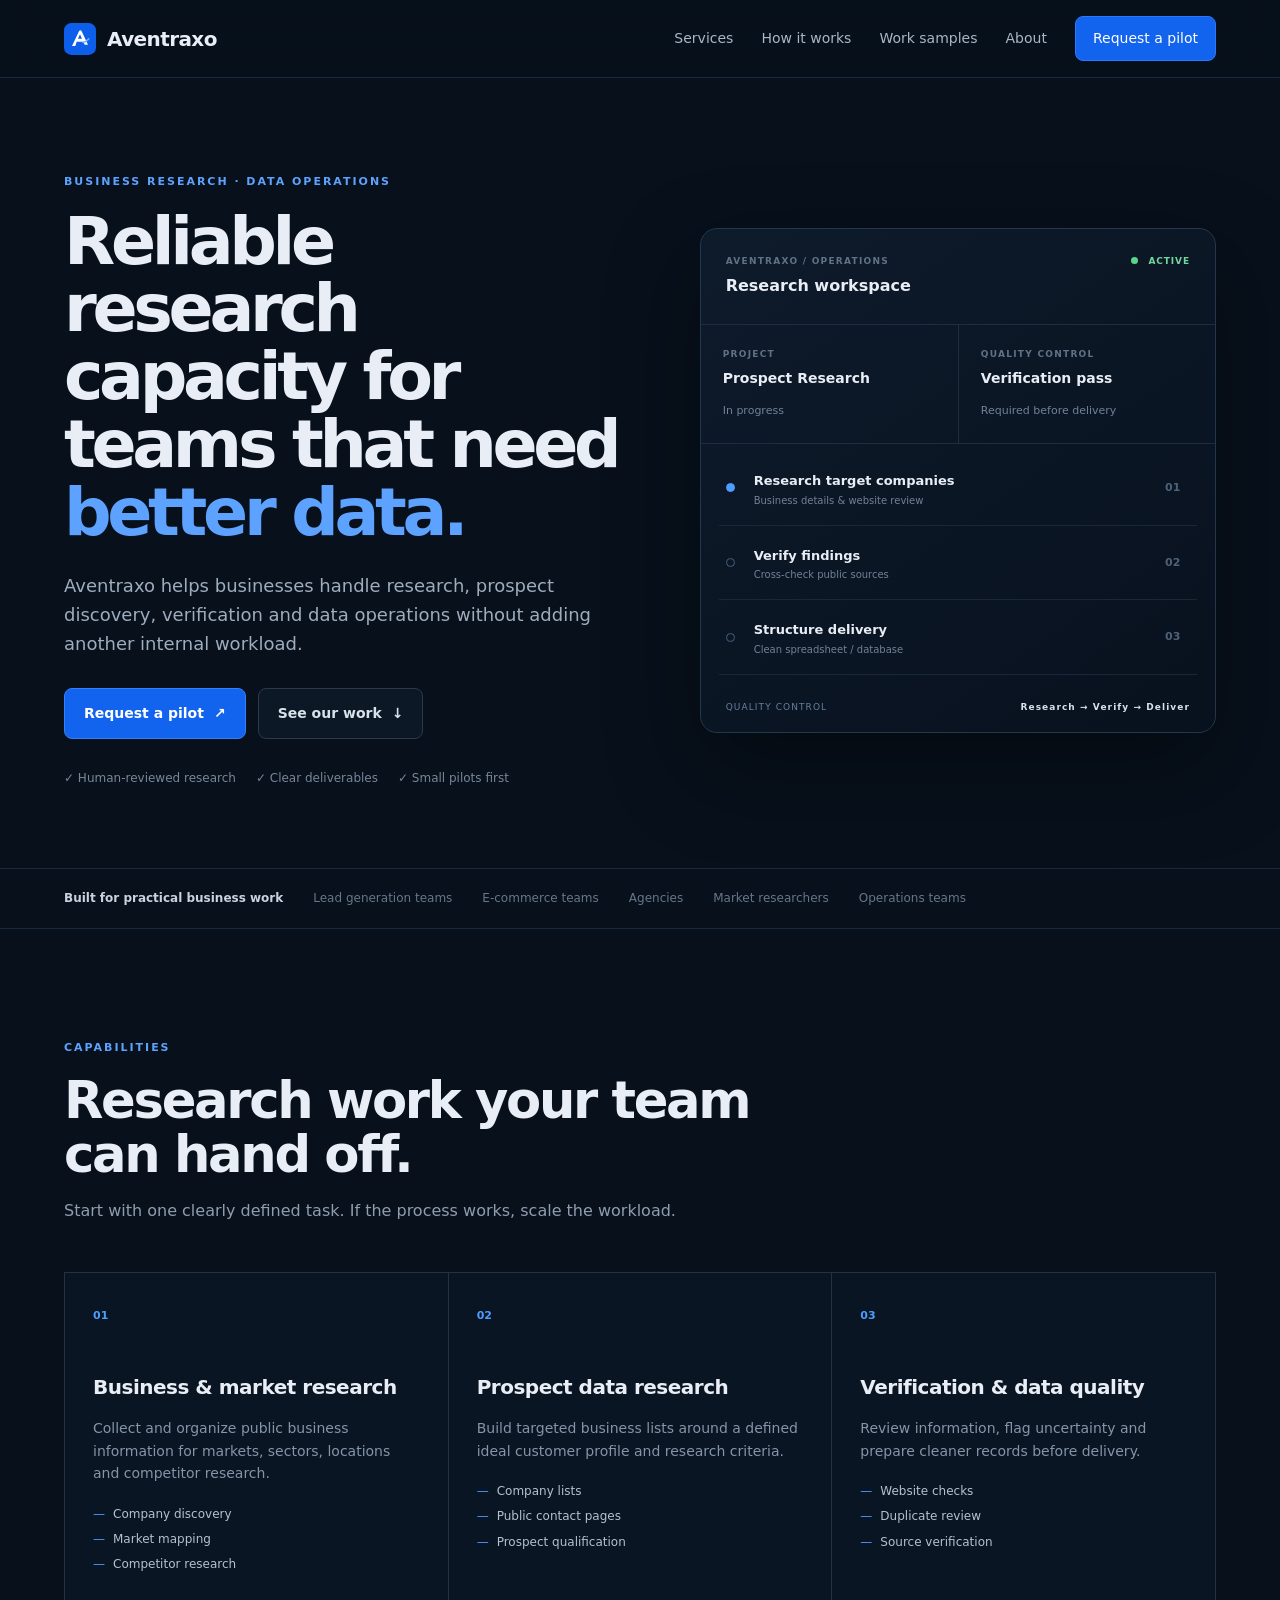
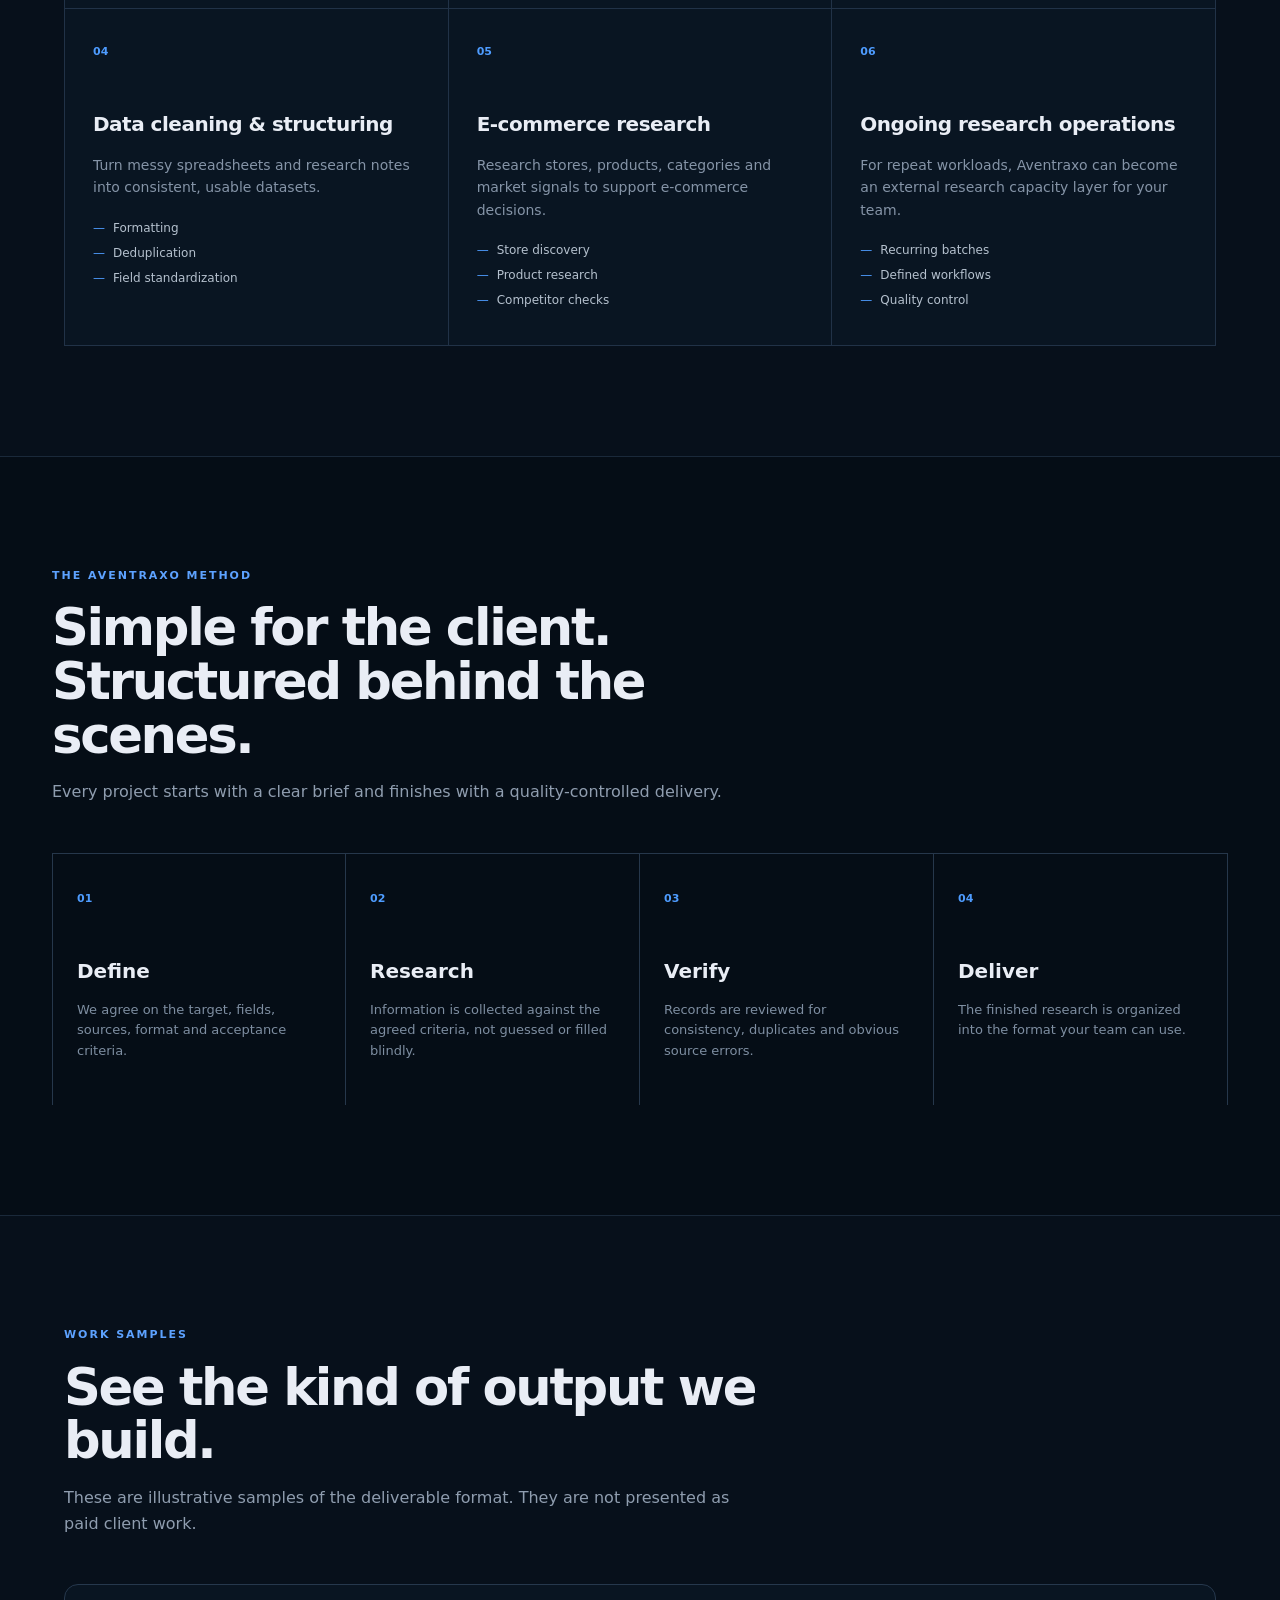
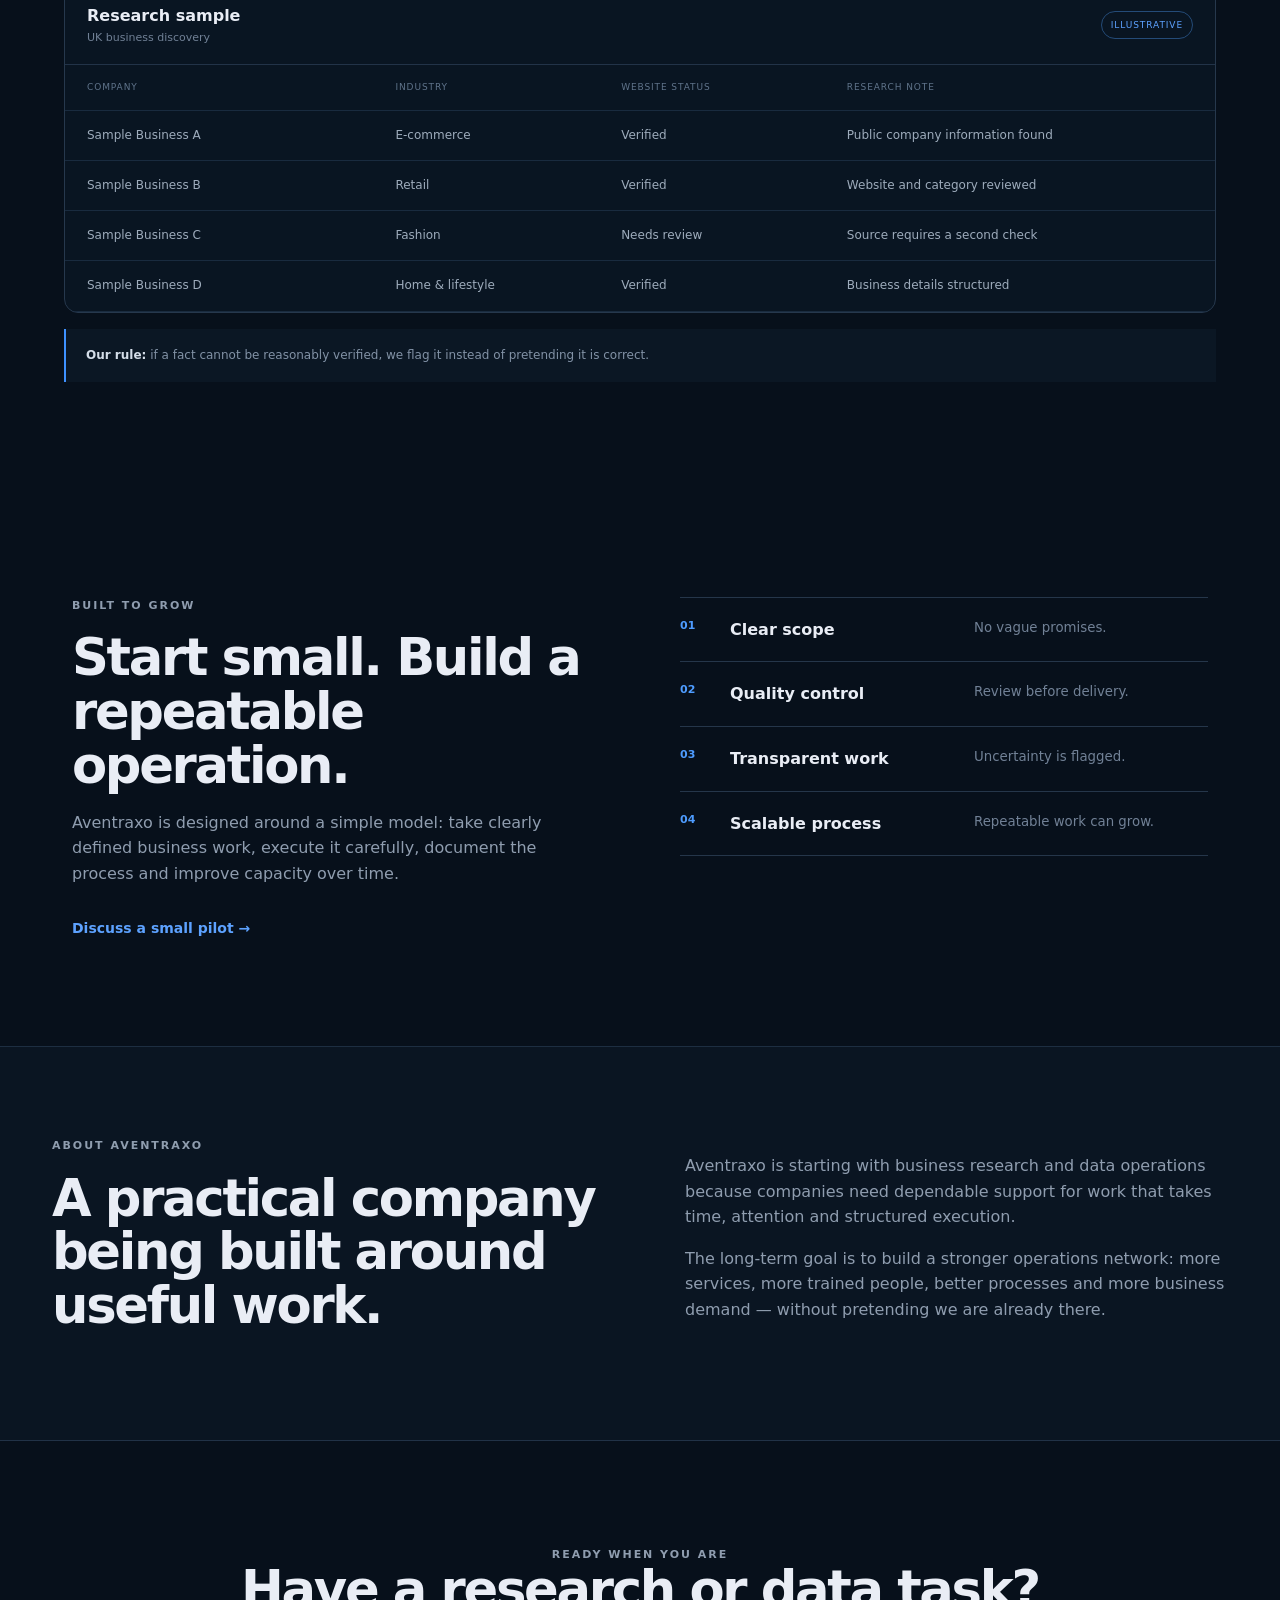
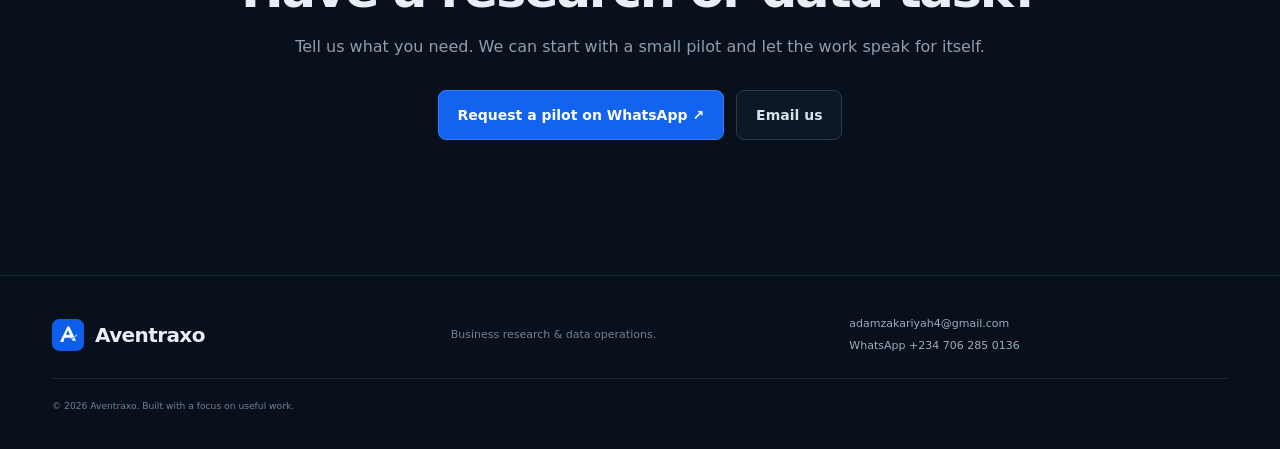
<file: index.html>
<!doctype html>
<html lang="en">
<head>
  <meta charset="utf-8">
  <meta name="viewport" content="width=device-width, initial-scale=1">
  <meta name="description" content="Aventraxo provides business research and data operations support for companies that need reliable research capacity.">
  <meta name="google-site-verification" content="J4YhLeWQSmtbbZB7xUTmbg1VgOXmPwY0dJsoXUcMdL8" />
  <title>Aventraxo — Business Research & Data Operations</title>
  <link rel="icon" href="assets/logo.svg">
  <link rel="stylesheet" href="css/style.css">
</head>
<body>
<header class="site-header">
  <a class="brand" href="#top" aria-label="Aventraxo home">
    <img src="assets/logo.svg" alt="Aventraxo logo"><span>Aventraxo</span>
  </a>
  <button class="menu-btn" aria-label="Open menu" aria-expanded="false">☰</button>
  <nav class="nav">
    <a href="#services">Services</a>
    <a href="#process">How it works</a>
    <a href="#work">Work samples</a>
    <a href="#about">About</a>
    <a class="nav-cta" href="https://wa.me/2347062850136?text=Hi%20Zakariyah%2C%20I%20found%20Aventraxo%20and%20I'd%20like%20to%20discuss%20a%20research%2Fdata%20project." target="_blank" rel="noopener">Request a pilot</a>
  </nav>
</header>

<main id="top">
<section class="hero">
  <div class="hero-copy">
    <p class="eyebrow">BUSINESS RESEARCH · DATA OPERATIONS</p>
    <h1>Reliable research capacity for teams that need <span>better data.</span></h1>
    <p class="hero-text">Aventraxo helps businesses handle research, prospect discovery, verification and data operations without adding another internal workload.</p>
    <div class="actions">
      <a class="btn primary" href="https://wa.me/2347062850136?text=Hi%20Zakariyah%2C%20I%20found%20Aventraxo%20and%20I'd%20like%20to%20discuss%20a%20research%2Fdata%20project." target="_blank" rel="noopener">Request a pilot <span>↗</span></a>
      <a class="btn secondary" href="#work">See our work <span>↓</span></a>
    </div>
    <div class="trust-row"><span>✓ Human-reviewed research</span><span>✓ Clear deliverables</span><span>✓ Small pilots first</span></div>
  </div>

  <div class="ops-card">
    <div class="ops-top"><div><small>AVENTRAXO / OPERATIONS</small><strong>Research workspace</strong></div><span class="live"><i></i> ACTIVE</span></div>
    <div class="metrics">
      <div><small>PROJECT</small><b>Prospect Research</b><em>In progress</em></div>
      <div><small>QUALITY CONTROL</small><b>Verification pass</b><em>Required before delivery</em></div>
    </div>
    <div class="task-list">
      <div><span class="dot done"></span><div><b>Research target companies</b><small>Business details & website review</small></div><strong>01</strong></div>
      <div><span class="dot"></span><div><b>Verify findings</b><small>Cross-check public sources</small></div><strong>02</strong></div>
      <div><span class="dot"></span><div><b>Structure delivery</b><small>Clean spreadsheet / database</small></div><strong>03</strong></div>
    </div>
    <div class="ops-foot"><span>QUALITY CONTROL</span><b>Research → Verify → Deliver</b></div>
  </div>
</section>

<section class="strip"><div><b>Built for practical business work</b></div><span>Lead generation teams</span><span>E-commerce teams</span><span>Agencies</span><span>Market researchers</span><span>Operations teams</span></section>

<section id="services" class="section">
  <div class="section-head"><p class="eyebrow">CAPABILITIES</p><h2>Research work your team can hand off.</h2><p>Start with one clearly defined task. If the process works, scale the workload.</p></div>
  <div class="service-grid">
    <article class="service"><span class="num">01</span><h3>Business & market research</h3><p>Collect and organize public business information for markets, sectors, locations and competitor research.</p><ul><li>Company discovery</li><li>Market mapping</li><li>Competitor research</li></ul></article>
    <article class="service"><span class="num">02</span><h3>Prospect data research</h3><p>Build targeted business lists around a defined ideal customer profile and research criteria.</p><ul><li>Company lists</li><li>Public contact pages</li><li>Prospect qualification</li></ul></article>
    <article class="service"><span class="num">03</span><h3>Verification & data quality</h3><p>Review information, flag uncertainty and prepare cleaner records before delivery.</p><ul><li>Website checks</li><li>Duplicate review</li><li>Source verification</li></ul></article>
    <article class="service"><span class="num">04</span><h3>Data cleaning & structuring</h3><p>Turn messy spreadsheets and research notes into consistent, usable datasets.</p><ul><li>Formatting</li><li>Deduplication</li><li>Field standardization</li></ul></article>
    <article class="service"><span class="num">05</span><h3>E-commerce research</h3><p>Research stores, products, categories and market signals to support e-commerce decisions.</p><ul><li>Store discovery</li><li>Product research</li><li>Competitor checks</li></ul></article>
    <article class="service"><span class="num">06</span><h3>Ongoing research operations</h3><p>For repeat workloads, Aventraxo can become an external research capacity layer for your team.</p><ul><li>Recurring batches</li><li>Defined workflows</li><li>Quality control</li></ul></article>
  </div>
</section>

<section id="process" class="dark-section">
  <div class="section-head"><p class="eyebrow">THE AVENTRAXO METHOD</p><h2>Simple for the client. Structured behind the scenes.</h2><p>Every project starts with a clear brief and finishes with a quality-controlled delivery.</p></div>
  <div class="process-grid">
    <div><span>01</span><h3>Define</h3><p>We agree on the target, fields, sources, format and acceptance criteria.</p></div>
    <div><span>02</span><h3>Research</h3><p>Information is collected against the agreed criteria, not guessed or filled blindly.</p></div>
    <div><span>03</span><h3>Verify</h3><p>Records are reviewed for consistency, duplicates and obvious source errors.</p></div>
    <div><span>04</span><h3>Deliver</h3><p>The finished research is organized into the format your team can use.</p></div>
  </div>
</section>

<section id="work" class="section">
  <div class="section-head"><p class="eyebrow">WORK SAMPLES</p><h2>See the kind of output we build.</h2><p>These are illustrative samples of the deliverable format. They are not presented as paid client work.</p></div>
  <div class="sample-shell">
    <div class="sample-toolbar"><div><b>Research sample</b><span>UK business discovery</span></div><span class="badge">ILLUSTRATIVE</span></div>
    <div class="sample-table">
      <div class="tr th"><span>Company</span><span>Industry</span><span>Website status</span><span>Research note</span></div>
      <div class="tr"><span>Sample Business A</span><span>E-commerce</span><span>Verified</span><span>Public company information found</span></div>
      <div class="tr"><span>Sample Business B</span><span>Retail</span><span>Verified</span><span>Website and category reviewed</span></div>
      <div class="tr"><span>Sample Business C</span><span>Fashion</span><span>Needs review</span><span>Source requires a second check</span></div>
      <div class="tr"><span>Sample Business D</span><span>Home & lifestyle</span><span>Verified</span><span>Business details structured</span></div>
    </div>
  </div>
  <div class="sample-note"><b>Our rule:</b> if a fact cannot be reasonably verified, we flag it instead of pretending it is correct.</div>
</section>

<section class="split-section">
  <div><p class="eyebrow">BUILT TO GROW</p><h2>Start small. Build a repeatable operation.</h2><p>Aventraxo is designed around a simple model: take clearly defined business work, execute it carefully, document the process and improve capacity over time.</p><a class="text-link" href="https://wa.me/2347062850136?text=Hi%20Zakariyah%2C%20I'd%20like%20to%20discuss%20a%20small%20pilot%20with%20Aventraxo." target="_blank" rel="noopener">Discuss a small pilot →</a></div>
  <div class="principles"><div><b>01</b><span>Clear scope</span><small>No vague promises.</small></div><div><b>02</b><span>Quality control</span><small>Review before delivery.</small></div><div><b>03</b><span>Transparent work</span><small>Uncertainty is flagged.</small></div><div><b>04</b><span>Scalable process</span><small>Repeatable work can grow.</small></div></div>
</section>

<section id="about" class="about">
  <div><p class="eyebrow">ABOUT AVENTRAXO</p><h2>A practical company being built around useful work.</h2></div>
  <div><p>Aventraxo is starting with business research and data operations because companies need dependable support for work that takes time, attention and structured execution.</p><p>The long-term goal is to build a stronger operations network: more services, more trained people, better processes and more business demand — without pretending we are already there.</p></div>
</section>

<section class="cta">
  <p class="eyebrow">READY WHEN YOU ARE</p><h2>Have a research or data task?</h2><p>Tell us what you need. We can start with a small pilot and let the work speak for itself.</p>
  <div class="actions"><a class="btn primary" href="https://wa.me/2347062850136?text=Hi%20Zakariyah%2C%20I%20found%20Aventraxo%20and%20I'd%20like%20to%20discuss%20a%20research%2Fdata%20project." target="_blank" rel="noopener">Request a pilot on WhatsApp ↗</a><a class="btn secondary" href="mailto:adamzakariyah4@gmail.com?subject=Aventraxo%20pilot%20request">Email us</a></div>
</section>
</main>

<footer><div class="brand"><img src="assets/logo.svg" alt=""><span>Aventraxo</span></div><p>Business research & data operations.</p><div><a href="mailto:adamzakariyah4@gmail.com">adamzakariyah4@gmail.com</a><a href="https://wa.me/2347062850136" target="_blank" rel="noopener">WhatsApp +234 706 285 0136</a></div><small>© 2026 Aventraxo. Built with a focus on useful work.</small></footer>
<script src="js/main.js"></script>
</body>
</html>
</file>
<file: css/style.css>
*{box-sizing:border-box}html{scroll-behavior:smooth}body{margin:0;font-family:Inter,ui-sans-serif,system-ui,-apple-system,BlinkMacSystemFont,"Segoe UI",sans-serif;color:#e9edf5;background:#07101b;line-height:1.6}a{color:inherit;text-decoration:none}.site-header{position:sticky;top:0;z-index:20;height:78px;padding:0 clamp(20px,5vw,72px);display:flex;align-items:center;justify-content:space-between;background:rgba(7,16,27,.88);backdrop-filter:blur(18px);border-bottom:1px solid #1a2a3c}.brand{display:flex;align-items:center;gap:11px;font-weight:800;letter-spacing:-.03em;font-size:20px}.brand img{width:32px;height:32px}.nav{display:flex;align-items:center;gap:28px;font-size:14px;color:#aab6c6}.nav a:hover{color:#fff}.nav-cta{padding:10px 17px;border:1px solid #2b78ff;border-radius:8px;color:#fff!important;background:#1263ed}.menu-btn{display:none;background:none;border:0;color:#fff;font-size:25px}.hero{max-width:1320px;margin:auto;min-height:650px;padding:95px clamp(20px,5vw,72px) 80px;display:grid;grid-template-columns:1.05fr .95fr;gap:65px;align-items:center}.eyebrow{font-size:11px;letter-spacing:.18em;color:#5da2ff;font-weight:800;margin:0 0 17px}.hero h1{font-size:clamp(43px,5.2vw,76px);line-height:1.02;letter-spacing:-.065em;margin:0 0 25px;max-width:760px}.hero h1 span{color:#5da2ff}.hero-text{font-size:18px;color:#9eacbd;max-width:650px}.actions{display:flex;gap:12px;flex-wrap:wrap;margin:30px 0}.btn{display:inline-flex;align-items:center;justify-content:center;gap:10px;padding:13px 19px;border-radius:8px;font-weight:750;font-size:14px}.primary{background:#1263ed;border:1px solid #3380ff;color:#fff}.secondary{border:1px solid #2a3a4e;background:#0c1826;color:#d9e1eb}.trust-row{display:flex;gap:20px;flex-wrap:wrap;color:#77879a;font-size:12px}.ops-card{border:1px solid #24364b;border-radius:17px;background:linear-gradient(145deg,#0e1b2b,#08111e);box-shadow:0 35px 90px rgba(0,0,0,.35);overflow:hidden}.ops-top{padding:25px;display:flex;justify-content:space-between;border-bottom:1px solid #1d2e41}.ops-top small,.metrics small{display:block;color:#607286;font-size:9px;letter-spacing:.14em;font-weight:800}.ops-top strong{display:block;margin-top:5px;font-size:16px}.live{font-size:9px;color:#73d69b;letter-spacing:.1em;font-weight:800}.live i{display:inline-block;width:7px;height:7px;border-radius:50%;background:#56d78a;margin-right:6px}.metrics{display:grid;grid-template-columns:1fr 1fr;border-bottom:1px solid #1d2e41}.metrics>div{padding:22px}.metrics>div+div{border-left:1px solid #1d2e41}.metrics b{display:block;font-size:14px;margin:6px 0}.metrics em{font-size:11px;color:#6f8298;font-style:normal}.task-list{padding:7px 18px}.task-list>div{display:grid;grid-template-columns:18px 1fr 25px;gap:10px;align-items:center;padding:16px 7px;border-bottom:1px solid #17283a}.task-list b{font-size:13px}.task-list small{display:block;color:#718197;font-size:10px}.task-list strong{color:#4d6279;font-size:11px}.dot{width:9px;height:9px;border:1px solid #44617e;border-radius:50%}.dot.done{background:#4f9cff;border-color:#4f9cff}.ops-foot{padding:18px 25px;display:flex;justify-content:space-between;color:#66809e;font-size:9px;letter-spacing:.12em}.ops-foot b{color:#d7e0eb}.strip{max-width:1320px;margin:auto;border-top:1px solid #18293b;border-bottom:1px solid #18293b;padding:20px clamp(20px,5vw,72px);display:flex;gap:30px;flex-wrap:wrap;align-items:center;color:#66778b;font-size:12px}.strip b{color:#c9d3df}.section{max-width:1320px;margin:auto;padding:110px clamp(20px,5vw,72px)}.section-head{max-width:760px;margin-bottom:48px}.section-head h2,.split-section h2,.about h2,.cta h2{font-size:clamp(32px,4vw,54px);line-height:1.05;letter-spacing:-.045em;margin:0 0 17px}.section-head p:not(.eyebrow),.split-section p,.about p,.cta p{color:#8f9daf;max-width:700px}.service-grid{display:grid;grid-template-columns:repeat(3,1fr);border-top:1px solid #213247;border-left:1px solid #213247}.service{min-height:310px;padding:28px;border-right:1px solid #213247;border-bottom:1px solid #213247;background:#091522}.service:hover{background:#0c1b2b}.num{color:#4e9cff;font-size:11px;font-weight:800}.service h3{font-size:20px;letter-spacing:-.025em;margin:45px 0 10px}.service p{color:#8594a7;font-size:14px}.service ul{padding:0;margin:20px 0 0;list-style:none;color:#b5c1ce;font-size:12px}.service li{margin:6px 0}.service li:before{content:"—";color:#4e9cff;margin-right:8px}.dark-section{background:#050d16;border-top:1px solid #1a293a;border-bottom:1px solid #1a293a;padding:110px max(20px,calc((100vw - 1176px)/2))}.process-grid{display:grid;grid-template-columns:repeat(4,1fr);border-top:1px solid #26374b}.process-grid>div{padding:30px 24px;border-right:1px solid #26374b}.process-grid>div:first-child{border-left:1px solid #26374b}.process-grid span{font-size:11px;color:#4e9cff;font-weight:800}.process-grid h3{font-size:20px;margin:45px 0 10px}.process-grid p{color:#7e8ea1;font-size:13px}.sample-shell{border:1px solid #26384d;border-radius:14px;overflow:hidden;background:#091522}.sample-toolbar{padding:18px 22px;display:flex;justify-content:space-between;align-items:center;border-bottom:1px solid #223348}.sample-toolbar b{display:block}.sample-toolbar span:not(.badge){display:block;color:#718196;font-size:11px}.badge{font-size:9px;letter-spacing:.1em;color:#5da2ff;border:1px solid #244b78;padding:6px 9px;border-radius:20px}.sample-table{overflow-x:auto}.tr{min-width:720px;display:grid;grid-template-columns:1.3fr 1fr 1fr 1.6fr;padding:15px 22px;border-bottom:1px solid #192b3f;font-size:12px;color:#9eacbc}.tr span+span{padding-left:15px}.tr.th{color:#60748b;font-size:9px;letter-spacing:.1em;text-transform:uppercase}.sample-note{margin-top:16px;padding:17px 20px;border-left:2px solid #3e91ff;background:#0b1724;color:#8292a6;font-size:12px}.sample-note b{color:#d4dde8}.split-section{max-width:1176px;margin:auto;padding:105px 20px;display:grid;grid-template-columns:1fr 1fr;gap:80px}.text-link{display:inline-block;margin-top:15px;color:#5da2ff;font-weight:750;font-size:14px}.principles{border-top:1px solid #25364a}.principles>div{display:grid;grid-template-columns:40px 1fr 1fr;gap:10px;padding:19px 0;border-bottom:1px solid #25364a}.principles b{color:#4e9cff;font-size:11px}.principles span{font-weight:700}.principles small{color:#718196}.about{padding:90px max(20px,calc((100vw - 1176px)/2));display:grid;grid-template-columns:1fr 1fr;gap:90px;background:#0a1522;border-top:1px solid #1d2e41}.cta{padding:105px 20px;text-align:center;border-top:1px solid #213247}.cta p{margin:0 auto}.cta .actions{justify-content:center}footer{border-top:1px solid #1c2d40;padding:35px max(20px,calc((100vw - 1176px)/2));display:grid;grid-template-columns:1fr 1fr 1fr;gap:20px;align-items:center;color:#718196;font-size:11px}footer .brand{color:#e9edf5}footer a{display:block;margin:4px 0;color:#9eacbc}footer small{grid-column:1/-1;border-top:1px solid #18283a;padding-top:20px}@media(max-width:900px){.nav{gap:16px}.hero{grid-template-columns:1fr;gap:45px}.service-grid{grid-template-columns:repeat(2,1fr)}.process-grid{grid-template-columns:repeat(2,1fr)}.split-section,.about{grid-template-columns:1fr;gap:45px}footer{grid-template-columns:1fr 1fr}}@media(max-width:700px){.site-header{height:68px}.menu-btn{display:block}.nav{display:none;position:absolute;top:68px;left:0;right:0;padding:15px 20px 20px;background:#08121f;border-bottom:1px solid #203147;flex-direction:column;align-items:stretch}.nav.open{display:flex}.nav a{padding:12px}.nav-cta{text-align:center}.hero{padding-top:65px;min-height:auto}.hero h1{font-size:43px}.hero-text{font-size:16px}.trust-row{gap:10px;display:grid}.ops-card{border-radius:12px}.metrics{grid-template-columns:1fr}.metrics>div+div{border-left:0;border-top:1px solid #1d2e41}.ops-foot{display:block}.ops-foot b{display:block;margin-top:6px}.strip{gap:12px}.strip span{display:none}.section,.dark-section{padding-top:75px;padding-bottom:75px}.service-grid{grid-template-columns:1fr}.service{min-height:0;padding:25px}.service h3{margin-top:30px}.process-grid{grid-template-columns:1fr}.process-grid>div{border-left:1px solid #26374b}.principles>div{grid-template-columns:32px 1fr}.principles small{grid-column:2}.about{padding-top:75px;padding-bottom:75px}.cta{padding:75px 20px}footer{grid-template-columns:1fr;gap:12px}footer small{grid-column:auto}.btn{width:100%}.sample-toolbar{align-items:flex-start;gap:10px}.hero .actions{margin-bottom:20px}}@media(max-width:380px){.hero h1{font-size:37px}.brand span{font-size:18px}.ops-top{padding:19px}.task-list{padding:5px 10px}.section-head h2,.split-section h2,.about h2,.cta h2{font-size:34px}}
</file>
